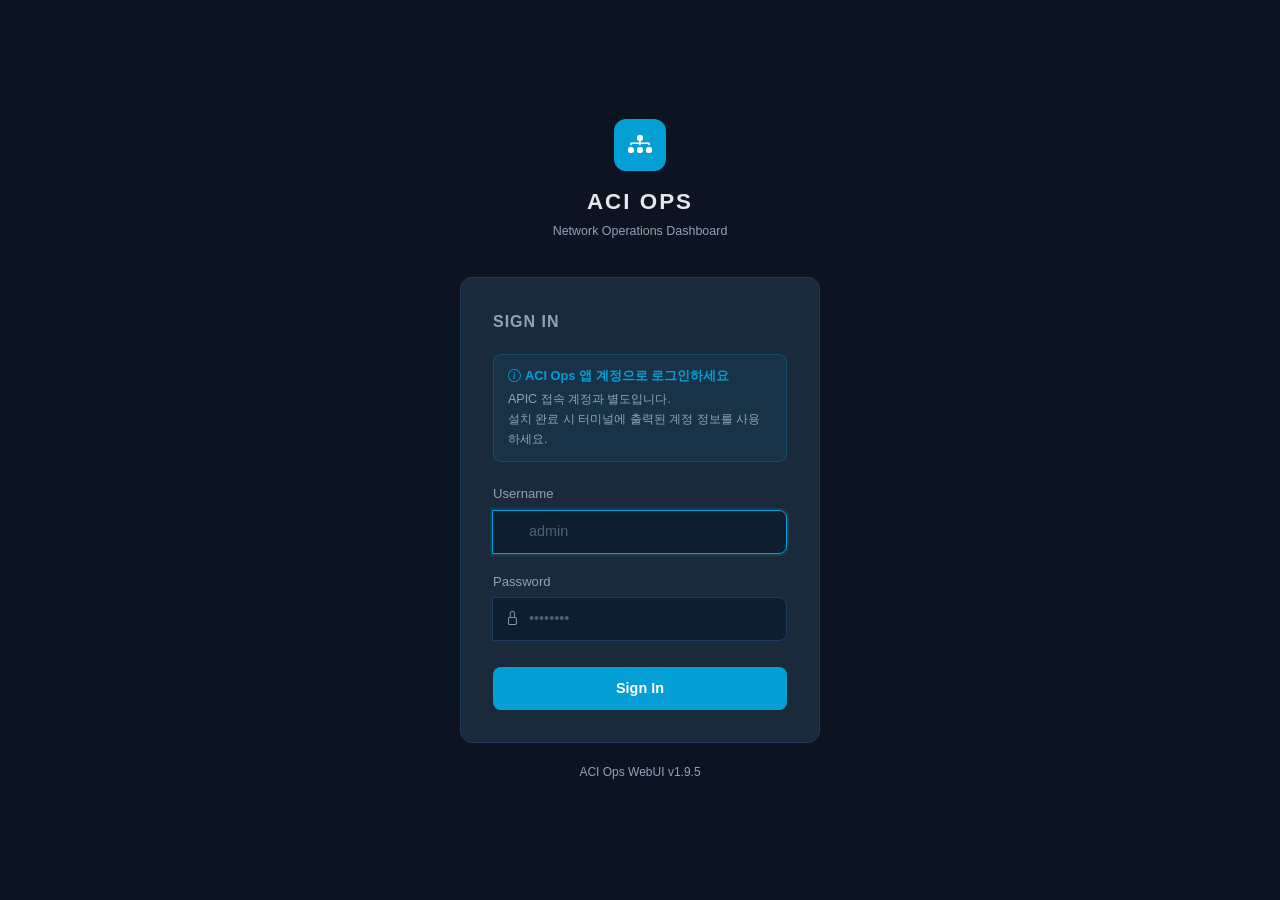
<file: frontend/login.html>
<!DOCTYPE html>
<html lang="ko">
<head>
    <meta charset="UTF-8">
    <meta name="viewport" content="width=device-width, initial-scale=1.0">
    <title>ACI Ops — Login</title>
    <link href="https://cdn.jsdelivr.net/npm/bootstrap@5.3.0/dist/css/bootstrap.min.css" rel="stylesheet">
    <link rel="stylesheet" href="https://cdn.jsdelivr.net/npm/bootstrap-icons@1.10.0/font/bootstrap-icons.css">
    <style>
        :root {
            --bg-body:      #0d1421;
            --bg-card:      #1b2a3b;
            --bg-input:     #0f1e2e;
            --border-color: #1e3a5f;
            --text-main:    #e4e8ed;
            --text-muted:   #8fa3b8;
            --cisco-blue:   #049fd4;
            --color-danger: #ef4444;
        }

        * { box-sizing: border-box; }

        body {
            background-color: var(--bg-body);
            color: var(--text-main);
            font-family: -apple-system, BlinkMacSystemFont, "Segoe UI", Roboto, sans-serif;
            min-height: 100vh;
            display: flex;
            align-items: center;
            justify-content: center;
        }

        .login-wrapper {
            width: 100%;
            max-width: 400px;
            padding: 20px;
        }

        .brand {
            text-align: center;
            margin-bottom: 36px;
        }

        .brand-icon {
            width: 52px;
            height: 52px;
            border-radius: 12px;
            background: var(--cisco-blue);
            display: inline-flex;
            align-items: center;
            justify-content: center;
            font-size: 24px;
            margin-bottom: 14px;
        }

        .brand-name {
            font-size: 1.4rem;
            font-weight: 700;
            color: var(--text-main);
            letter-spacing: 2px;
        }

        .brand-tagline {
            font-size: 0.78rem;
            color: var(--text-muted);
            margin-top: 4px;
        }

        .card {
            background: var(--bg-card);
            border: 1px solid var(--border-color);
            border-radius: 12px;
            padding: 32px;
        }

        .card-title {
            font-size: 1rem;
            font-weight: 600;
            color: var(--text-muted);
            text-transform: uppercase;
            letter-spacing: 1px;
            margin-bottom: 20px;
        }

        /* ============================================
           앱 계정 안내 박스 (v1.9.5 추가)
           - APIC 계정과의 혼동 방지
           ============================================ */
        .info-box {
            background: rgba(4, 159, 212, 0.08);
            border: 1px solid rgba(4, 159, 212, 0.25);
            border-radius: 8px;
            padding: 11px 14px;
            font-size: 0.8rem;
            color: var(--text-muted);
            margin-bottom: 22px;
            line-height: 1.6;
        }

        .info-box .info-title {
            font-weight: 600;
            color: var(--cisco-blue);
            margin-bottom: 4px;
        }

        label {
            font-size: 0.82rem;
            color: var(--text-muted);
            margin-bottom: 6px;
            display: block;
        }

        .form-control {
            background: var(--bg-input);
            border: 1px solid var(--border-color);
            color: var(--text-main);
            border-radius: 8px;
            padding: 10px 14px;
            font-size: 0.9rem;
            width: 100%;
            transition: border-color 0.2s;
        }

        .form-control:focus {
            outline: none;
            border-color: var(--cisco-blue);
            box-shadow: 0 0 0 2px rgba(4, 159, 212, 0.15);
            background: var(--bg-input);
            color: var(--text-main);
        }

        .form-control::placeholder {
            color: #4a6070;
        }

        .input-group {
            position: relative;
        }

        .input-icon {
            position: absolute;
            left: 12px;
            top: 50%;
            transform: translateY(-50%);
            color: var(--text-muted);
            font-size: 0.9rem;
            z-index: 1;
        }

        .input-group .form-control {
            padding-left: 36px;
        }

        .mb-field {
            margin-bottom: 18px;
        }

        .btn-login {
            background: var(--cisco-blue);
            color: #fff;
            border: none;
            border-radius: 8px;
            padding: 11px;
            font-size: 0.9rem;
            font-weight: 600;
            width: 100%;
            cursor: pointer;
            transition: background 0.2s, opacity 0.2s;
            margin-top: 8px;
        }

        .btn-login:hover { background: #00bceb; }
        .btn-login:disabled { opacity: 0.5; cursor: not-allowed; }

        .error-box {
            background: rgba(239, 68, 68, 0.1);
            border: 1px solid rgba(239, 68, 68, 0.3);
            border-radius: 8px;
            padding: 10px 14px;
            font-size: 0.85rem;
            color: var(--color-danger);
            margin-bottom: 18px;
            display: none;
        }

        .spinner-sm {
            width: 14px;
            height: 14px;
            border: 2px solid rgba(255,255,255,0.3);
            border-top-color: #fff;
            border-radius: 50%;
            display: inline-block;
            animation: spin 0.6s linear infinite;
            margin-right: 6px;
            vertical-align: middle;
        }

        @keyframes spin { to { transform: rotate(360deg); } }

        .footer-note {
            text-align: center;
            font-size: 0.75rem;
            color: var(--text-muted);
            margin-top: 20px;
        }
    </style>
</head>
<body>
    <div class="login-wrapper">
        <!-- 브랜드 -->
        <div class="brand">
            <div class="brand-icon">
                <i class="bi bi-diagram-3-fill" style="color:#fff;"></i>
            </div>
            <div class="brand-name">ACI OPS</div>
            <div class="brand-tagline">Network Operations Dashboard</div>
        </div>

        <!-- 로그인 카드 -->
        <div class="card">
            <div class="card-title">Sign In</div>

            <!-- 앱 계정 안내 (v1.9.5) -->
            <!-- APIC 계정(setup.html)과 혼동하지 않도록 안내 -->
            <div class="info-box">
                <div class="info-title">
                    <i class="bi bi-info-circle me-1"></i>ACI Ops 앱 계정으로 로그인하세요
                </div>
                <div style="margin-top: 4px; font-size: 0.78rem;">
                    APIC 접속 계정과 별도입니다.<br>
                    설치 완료 시 터미널에 출력된 계정 정보를 사용하세요.
                </div>
            </div>

            <!-- 에러 메시지 -->
            <div class="error-box" id="error-box">
                <i class="bi bi-exclamation-circle me-1"></i>
                <span id="error-msg">Invalid username or password.</span>
            </div>

            <!-- Username -->
            <div class="mb-field">
                <label for="username">Username</label>
                <div class="input-group">
                    <i class="bi bi-person input-icon"></i>
                    <input
                        type="text"
                        id="username"
                        class="form-control"
                        placeholder="admin"
                        autocomplete="username"
                        autofocus
                    >
                </div>
            </div>

            <!-- Password -->
            <div class="mb-field">
                <label for="password">Password</label>
                <div class="input-group">
                    <i class="bi bi-lock input-icon"></i>
                    <input
                        type="password"
                        id="password"
                        class="form-control"
                        placeholder="••••••••"
                        autocomplete="current-password"
                    >
                </div>
            </div>

            <!-- 로그인 버튼 -->
            <button class="btn-login" id="btn-login" onclick="doLogin()">
                Sign In
            </button>
        </div>

        <div class="footer-note">
            ACI Ops WebUI v1.9.5
        </div>
    </div>

    <script>
        // Enter 키 처리
        document.getElementById('password').addEventListener('keypress', function(e) {
            if (e.key === 'Enter') doLogin();
        });
        document.getElementById('username').addEventListener('keypress', function(e) {
            if (e.key === 'Enter') document.getElementById('password').focus();
        });

        async function doLogin() {
            var username = document.getElementById('username').value.trim();
            var password = document.getElementById('password').value;
            var btn = document.getElementById('btn-login');
            var errorBox = document.getElementById('error-box');
            var errorMsg = document.getElementById('error-msg');

            if (!username || !password) {
                errorMsg.textContent = 'Username and password are required.';
                errorBox.style.display = 'block';
                return;
            }

            btn.disabled = true;
            btn.innerHTML = '<span class="spinner-sm"></span>Signing in...';
            errorBox.style.display = 'none';

            try {
                var resp = await fetch('/api/auth/login', {
                    method: 'POST',
                    headers: { 'Content-Type': 'application/json' },
                    body: JSON.stringify({ username: username, password: password }),
                });

                if (resp.ok) {
                    window.location.href = '/';
                } else {
                    var data = await resp.json();
                    errorMsg.textContent = data.detail || 'Login failed.';
                    errorBox.style.display = 'block';
                    btn.disabled = false;
                    btn.innerHTML = 'Sign In';
                    document.getElementById('password').value = '';
                }
            } catch (e) {
                errorMsg.textContent = 'Connection error. Please try again.';
                errorBox.style.display = 'block';
                btn.disabled = false;
                btn.innerHTML = 'Sign In';
            }
        }
    </script>
</body>
</html>
</file>
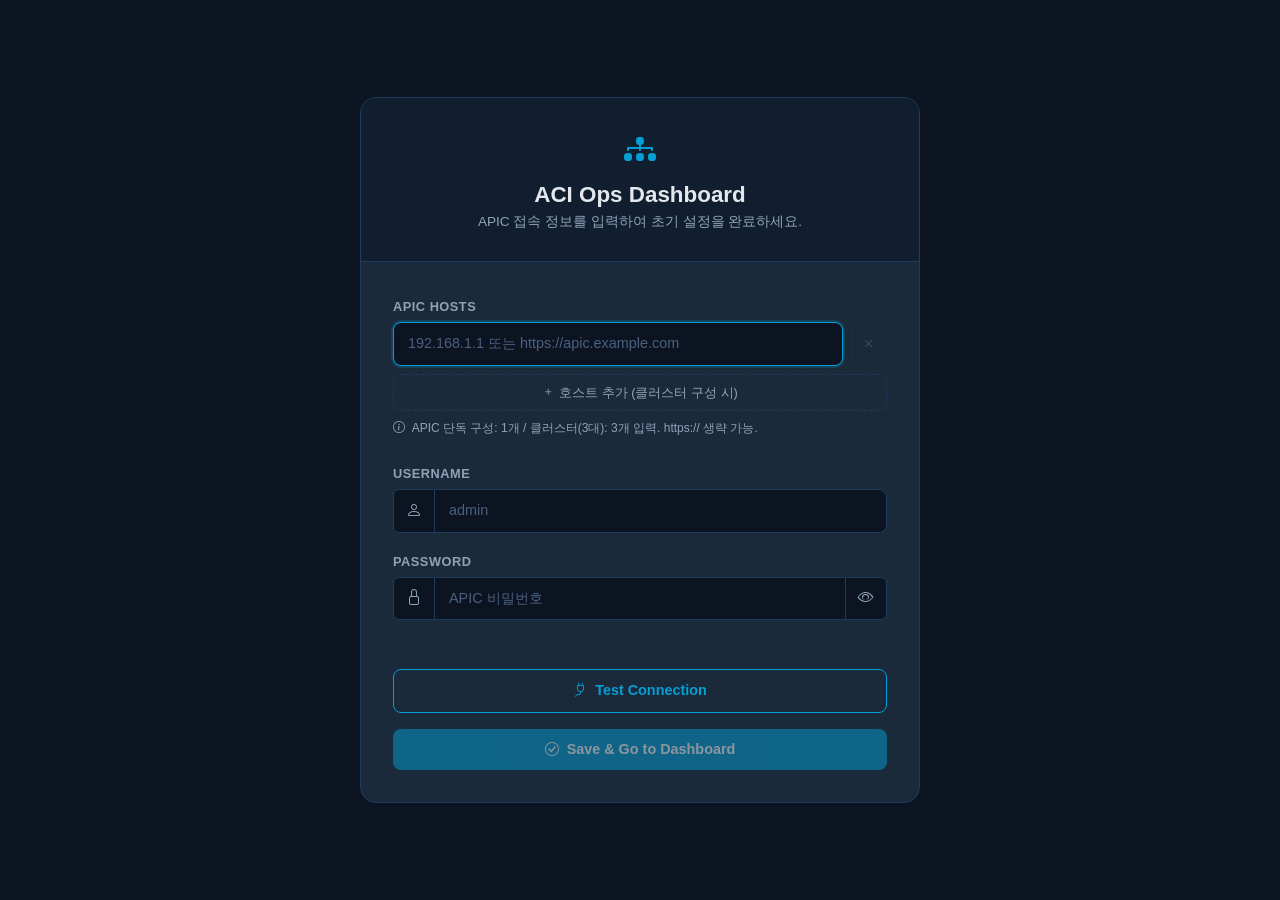
<file: frontend/setup.html>
<!DOCTYPE html>
<html lang="ko">
<head>
    <meta charset="UTF-8">
    <meta name="viewport" content="width=device-width, initial-scale=1.0">
    <title>ACI Ops — Initial Setup</title>

    <link href="https://cdn.jsdelivr.net/npm/bootstrap@5.3.0/dist/css/bootstrap.min.css" rel="stylesheet">
    <link rel="stylesheet" href="https://cdn.jsdelivr.net/npm/bootstrap-icons@1.10.0/font/bootstrap-icons.css">

    <style>
        /* ============================================
           Cisco DevNet 다크 테마 (v1.8.0 동일)
           style.css 없이 독립 동작하도록 인라인 정의
           ============================================ */
        :root {
            --bg-body:          #0d1421;
            --bg-card:          #1b2a3b;
            --bg-header:        #111e30;
            --border-color:     #1e3a5f;
            --text-main:        #e4e8ed;
            --text-muted:       #8fa3b8;
            --cisco-blue:       #049fd4;
            --cisco-blue-hover: #00bceb;
            --color-success:    #22c55e;
            --color-danger:     #ef4444;
        }

        body {
            background-color: var(--bg-body);
            color: var(--text-main);
            font-family: -apple-system, BlinkMacSystemFont, "Segoe UI", Roboto, sans-serif;
            min-height: 100vh;
            display: flex;
            align-items: center;
            justify-content: center;
            padding: 40px 16px;
        }

        /* ============================================
           설정 카드
           ============================================ */
        .setup-card {
            background: var(--bg-card);
            border: 1px solid var(--border-color);
            border-radius: 16px;
            width: 100%;
            max-width: 560px;
            overflow: hidden;
        }

        .setup-header {
            background: var(--bg-header);
            border-bottom: 1px solid var(--border-color);
            padding: 28px 32px;
            text-align: center;
        }

        .setup-header .brand-icon {
            font-size: 2rem;
            color: var(--cisco-blue);
            margin-bottom: 8px;
        }

        .setup-header h1 {
            font-size: 1.4rem;
            font-weight: 700;
            color: var(--text-main);
            margin: 0 0 4px;
        }

        .setup-header p {
            font-size: 0.85rem;
            color: var(--text-muted);
            margin: 0;
        }

        .setup-body {
            padding: 32px;
        }

        /* ============================================
           폼 스타일
           ============================================ */
        .form-label {
            font-size: 0.8rem;
            font-weight: 600;
            color: var(--text-muted);
            text-transform: uppercase;
            letter-spacing: 0.5px;
            margin-bottom: 6px;
        }

        .form-control {
            background: var(--bg-body);
            border: 1px solid var(--border-color);
            color: var(--text-main);
            border-radius: 8px;
            font-size: 0.9rem;
            padding: 10px 14px;
            transition: border-color 0.2s;
        }

        .form-control:focus {
            background: var(--bg-body);
            border-color: var(--cisco-blue);
            color: var(--text-main);
            box-shadow: 0 0 0 2px rgba(4, 159, 212, 0.2);
        }

        .form-control::placeholder {
            color: #4a6080;
        }

        .input-group-text {
            background: var(--bg-body);
            border: 1px solid var(--border-color);
            color: var(--text-muted);
        }

        /* ============================================
           APIC 호스트 입력 (동적 추가)
           ============================================ */
        .host-entry {
            display: flex;
            align-items: center;
            gap: 8px;
            margin-bottom: 8px;
        }

        .host-entry input {
            flex: 1;
        }

        .btn-remove-host {
            background: transparent;
            border: 1px solid var(--border-color);
            color: var(--text-muted);
            border-radius: 8px;
            width: 36px;
            height: 38px;
            display: flex;
            align-items: center;
            justify-content: center;
            cursor: pointer;
            transition: all 0.2s;
            flex-shrink: 0;
        }

        .btn-remove-host:hover {
            border-color: var(--color-danger);
            color: var(--color-danger);
        }

        .btn-add-host {
            background: transparent;
            border: 1px dashed var(--border-color);
            color: var(--text-muted);
            border-radius: 8px;
            width: 100%;
            padding: 8px;
            font-size: 0.8rem;
            cursor: pointer;
            transition: all 0.2s;
            margin-bottom: 8px;
        }

        .btn-add-host:hover {
            border-color: var(--cisco-blue);
            color: var(--cisco-blue);
        }

        .host-hint {
            font-size: 0.75rem;
            color: var(--text-muted);
            margin-bottom: 16px;
        }

        /* ============================================
           버튼
           ============================================ */
        .btn-cisco {
            background: var(--cisco-blue);
            border: none;
            color: #ffffff;
            border-radius: 8px;
            font-weight: 600;
            font-size: 0.9rem;
            padding: 10px 20px;
            transition: background 0.2s;
            width: 100%;
        }

        .btn-cisco:hover:not(:disabled) {
            background: var(--cisco-blue-hover);
            color: #ffffff;
        }

        .btn-cisco:disabled {
            opacity: 0.5;
            cursor: not-allowed;
        }

        .btn-outline-cisco {
            background: transparent;
            border: 1px solid var(--cisco-blue);
            color: var(--cisco-blue);
            border-radius: 8px;
            font-weight: 600;
            font-size: 0.9rem;
            padding: 10px 20px;
            transition: all 0.2s;
            width: 100%;
        }

        .btn-outline-cisco:hover:not(:disabled) {
            background: var(--cisco-blue);
            color: #ffffff;
        }

        .btn-outline-cisco:disabled {
            opacity: 0.5;
            cursor: not-allowed;
        }

        /* ============================================
           상태 메시지
           ============================================ */
        .status-box {
            border-radius: 8px;
            padding: 12px 16px;
            font-size: 0.85rem;
            display: none;
            align-items: center;
            gap: 10px;
            margin-bottom: 16px;
        }

        .status-box.show {
            display: flex;
        }

        .status-box.success {
            background: rgba(34, 197, 94, 0.1);
            border: 1px solid rgba(34, 197, 94, 0.3);
            color: var(--color-success);
        }

        .status-box.error {
            background: rgba(239, 68, 68, 0.1);
            border: 1px solid rgba(239, 68, 68, 0.3);
            color: var(--color-danger);
        }

        .status-box.loading {
            background: rgba(4, 159, 212, 0.1);
            border: 1px solid rgba(4, 159, 212, 0.3);
            color: var(--cisco-blue);
        }

        /* ============================================
           구분선
           ============================================ */
        .divider {
            border: none;
            border-top: 1px solid var(--border-color);
            margin: 24px 0;
        }

        /* ============================================
           스피너 (작은 인라인 버전)
           ============================================ */
        .spinner-sm {
            width: 14px;
            height: 14px;
            border: 2px solid transparent;
            border-top-color: currentColor;
            border-radius: 50%;
            animation: spin 0.8s linear infinite;
            flex-shrink: 0;
        }

        @keyframes spin {
            to { transform: rotate(360deg); }
        }
    </style>
</head>
<body>

    <div class="setup-card">

        <!-- 헤더 -->
        <div class="setup-header">
            <div class="brand-icon">
                <i class="bi bi-diagram-3-fill"></i>
            </div>
            <h1>ACI Ops Dashboard</h1>
            <p>APIC 접속 정보를 입력하여 초기 설정을 완료하세요.</p>
        </div>

        <!-- 바디 -->
        <div class="setup-body">

            <!-- APIC 호스트 입력 -->
            <div class="mb-4">
                <label class="form-label">APIC Hosts</label>

                <div id="host-list">
                    <!-- 동적으로 추가됨 -->
                </div>

                <button class="btn-add-host" onclick="addHost()">
                    <i class="bi bi-plus me-1"></i>호스트 추가 (클러스터 구성 시)
                </button>

                <div class="host-hint">
                    <i class="bi bi-info-circle me-1"></i>
                    APIC 단독 구성: 1개 / 클러스터(3대): 3개 입력.
                    https:// 생략 가능.
                </div>
            </div>

            <!-- 계정 정보 -->
            <div class="mb-3">
                <label class="form-label">Username</label>
                <div class="input-group">
                    <span class="input-group-text">
                        <i class="bi bi-person"></i>
                    </span>
                    <input type="text" class="form-control" id="username"
                           placeholder="admin" autocomplete="username">
                </div>
            </div>

            <div class="mb-4">
                <label class="form-label">Password</label>
                <div class="input-group">
                    <span class="input-group-text">
                        <i class="bi bi-lock"></i>
                    </span>
                    <input type="password" class="form-control" id="password"
                           placeholder="APIC 비밀번호" autocomplete="current-password">
                    <button class="input-group-text" onclick="togglePassword()" style="cursor:pointer;">
                        <i class="bi bi-eye" id="eye-icon"></i>
                    </button>
                </div>
            </div>

            <hr class="divider">

            <!-- 상태 메시지 -->
            <div class="status-box" id="status-box">
                <span id="status-icon"></span>
                <span id="status-message"></span>
            </div>

            <!-- 버튼 영역 -->
            <div class="d-flex flex-column gap-3">
                <button class="btn-outline-cisco" id="btn-test" onclick="testConnection()">
                    <i class="bi bi-plug me-2"></i>Test Connection
                </button>

                <button class="btn-cisco" id="btn-save" onclick="saveConfig()" disabled>
                    <i class="bi bi-check-circle me-2"></i>Save &amp; Go to Dashboard
                </button>
            </div>

        </div>
    </div>

    <script src="https://cdn.jsdelivr.net/npm/bootstrap@5.3.0/dist/js/bootstrap.bundle.min.js"></script>

    <script>
        // ============================================
        // 전역 상태
        // ============================================
        var testPassed = false;   // Test Connection 통과 여부

        // ============================================
        // 초기화
        // ============================================
        window.onload = function () {
            addHost();   // 첫 번째 호스트 입력 필드 생성
        };

        // ============================================
        // 호스트 입력 필드 동적 관리
        // ============================================
        function addHost() {
            var list = document.getElementById('host-list');
            var count = list.children.length;

            var entry = document.createElement('div');
            entry.className = 'host-entry';
            entry.innerHTML =
                '<input type="text" class="form-control host-input"' +
                '       placeholder="192.168.1.1 또는 https://apic.example.com"' +
                '       oninput="onInputChange()">' +
                '<button class="btn-remove-host" onclick="removeHost(this)" title="삭제">' +
                '    <i class="bi bi-x"></i>' +
                '</button>';

            list.appendChild(entry);
            updateRemoveButtons();

            // 추가된 필드에 포커스
            entry.querySelector('input').focus();

            // 입력 변경 시 테스트 결과 초기화
            onInputChange();
        }

        function removeHost(btn) {
            var list = document.getElementById('host-list');
            if (list.children.length <= 1) return;  // 최소 1개 유지
            btn.closest('.host-entry').remove();
            updateRemoveButtons();
            onInputChange();
        }

        function updateRemoveButtons() {
            var list = document.getElementById('host-list');
            var btns = list.querySelectorAll('.btn-remove-host');
            // 호스트가 1개면 삭제 버튼 비활성화
            btns.forEach(function (btn) {
                btn.disabled = btns.length <= 1;
                btn.style.opacity = btns.length <= 1 ? '0.3' : '1';
            });
        }

        // ============================================
        // 입력값 수집
        // ============================================
        function getHosts() {
            var inputs = document.querySelectorAll('.host-input');
            var hosts = [];
            inputs.forEach(function (input) {
                var val = input.value.trim();
                if (val) hosts.push(val);
            });
            return hosts;
        }

        function getFormData() {
            return {
                hosts: getHosts(),
                username: document.getElementById('username').value.trim(),
                password: document.getElementById('password').value,
                timeout: 30,
                retry: 3
            };
        }

        // ============================================
        // 입력 변경 감지 (테스트 결과 초기화)
        // ============================================
        function onInputChange() {
            if (testPassed) {
                testPassed = false;
                document.getElementById('btn-save').disabled = true;
                hideStatus();
            }
        }

        // 계정/비밀번호 변경 이벤트 연결
        document.addEventListener('DOMContentLoaded', function () {
            document.getElementById('username').addEventListener('input', onInputChange);
            document.getElementById('password').addEventListener('input', onInputChange);
        });

        // ============================================
        // 비밀번호 표시/숨김
        // ============================================
        function togglePassword() {
            var input = document.getElementById('password');
            var icon = document.getElementById('eye-icon');
            if (input.type === 'password') {
                input.type = 'text';
                icon.className = 'bi bi-eye-slash';
            } else {
                input.type = 'password';
                icon.className = 'bi bi-eye';
            }
        }

        // ============================================
        // 상태 메시지 표시
        // ============================================
        function showStatus(type, message) {
            var box = document.getElementById('status-box');
            var iconEl = document.getElementById('status-icon');
            var msgEl = document.getElementById('status-message');

            box.className = 'status-box show ' + type;

            if (type === 'loading') {
                iconEl.innerHTML = '<span class="spinner-sm"></span>';
            } else if (type === 'success') {
                iconEl.innerHTML = '<i class="bi bi-check-circle-fill"></i>';
            } else {
                iconEl.innerHTML = '<i class="bi bi-exclamation-triangle-fill"></i>';
            }

            msgEl.textContent = message;
        }

        function hideStatus() {
            document.getElementById('status-box').className = 'status-box';
        }

        // ============================================
        // 폼 유효성 검사
        // ============================================
        function validate() {
            var hosts = getHosts();
            var username = document.getElementById('username').value.trim();
            var password = document.getElementById('password').value;

            if (hosts.length === 0) {
                showStatus('error', 'APIC 주소를 1개 이상 입력하세요.');
                return false;
            }
            if (!username) {
                showStatus('error', 'Username을 입력하세요.');
                return false;
            }
            if (!password) {
                showStatus('error', 'Password를 입력하세요.');
                return false;
            }
            return true;
        }

        // ============================================
        // Test Connection
        // ============================================
        async function testConnection() {
            if (!validate()) return;

            var btnTest = document.getElementById('btn-test');
            var btnSave = document.getElementById('btn-save');

            btnTest.disabled = true;
            btnSave.disabled = true;
            testPassed = false;
            showStatus('loading', 'APIC에 연결 중...');

            try {
                var resp = await fetch('/api/setup/test', {
                    method: 'POST',
                    headers: { 'Content-Type': 'application/json' },
                    body: JSON.stringify(getFormData())
                });

                var result = await resp.json();

                if (result.success) {
                    testPassed = true;
                    showStatus('success', result.message);
                    btnSave.disabled = false;
                } else {
                    showStatus('error', result.message);
                }

            } catch (e) {
                showStatus('error', '서버와 통신할 수 없습니다. 잠시 후 다시 시도하세요.');
                console.error(e);
            }

            btnTest.disabled = false;
        }

        // ============================================
        // Save & Go to Dashboard
        // ============================================
        async function saveConfig() {
            if (!testPassed) {
                showStatus('error', 'Test Connection을 먼저 통과해야 합니다.');
                return;
            }

            var btnSave = document.getElementById('btn-save');
            var btnTest = document.getElementById('btn-test');

            btnSave.disabled = true;
            btnTest.disabled = true;
            showStatus('loading', '설정을 저장하는 중...');

            try {
                var resp = await fetch('/api/setup/save', {
                    method: 'POST',
                    headers: { 'Content-Type': 'application/json' },
                    body: JSON.stringify(getFormData())
                });

                var result = await resp.json();

                if (result.success) {
                    showStatus('success', result.message);
                    // 1초 대기 후 대시보드로 이동
                    setTimeout(function () {
                        window.location.href = '/';
                    }, 1000);
                } else {
                    showStatus('error', result.message);
                    btnSave.disabled = false;
                    btnTest.disabled = false;
                }

            } catch (e) {
                showStatus('error', '저장 중 오류가 발생했습니다. 다시 시도하세요.');
                console.error(e);
                btnSave.disabled = false;
                btnTest.disabled = false;
            }
        }
    </script>

</body>
</html>
</file>
